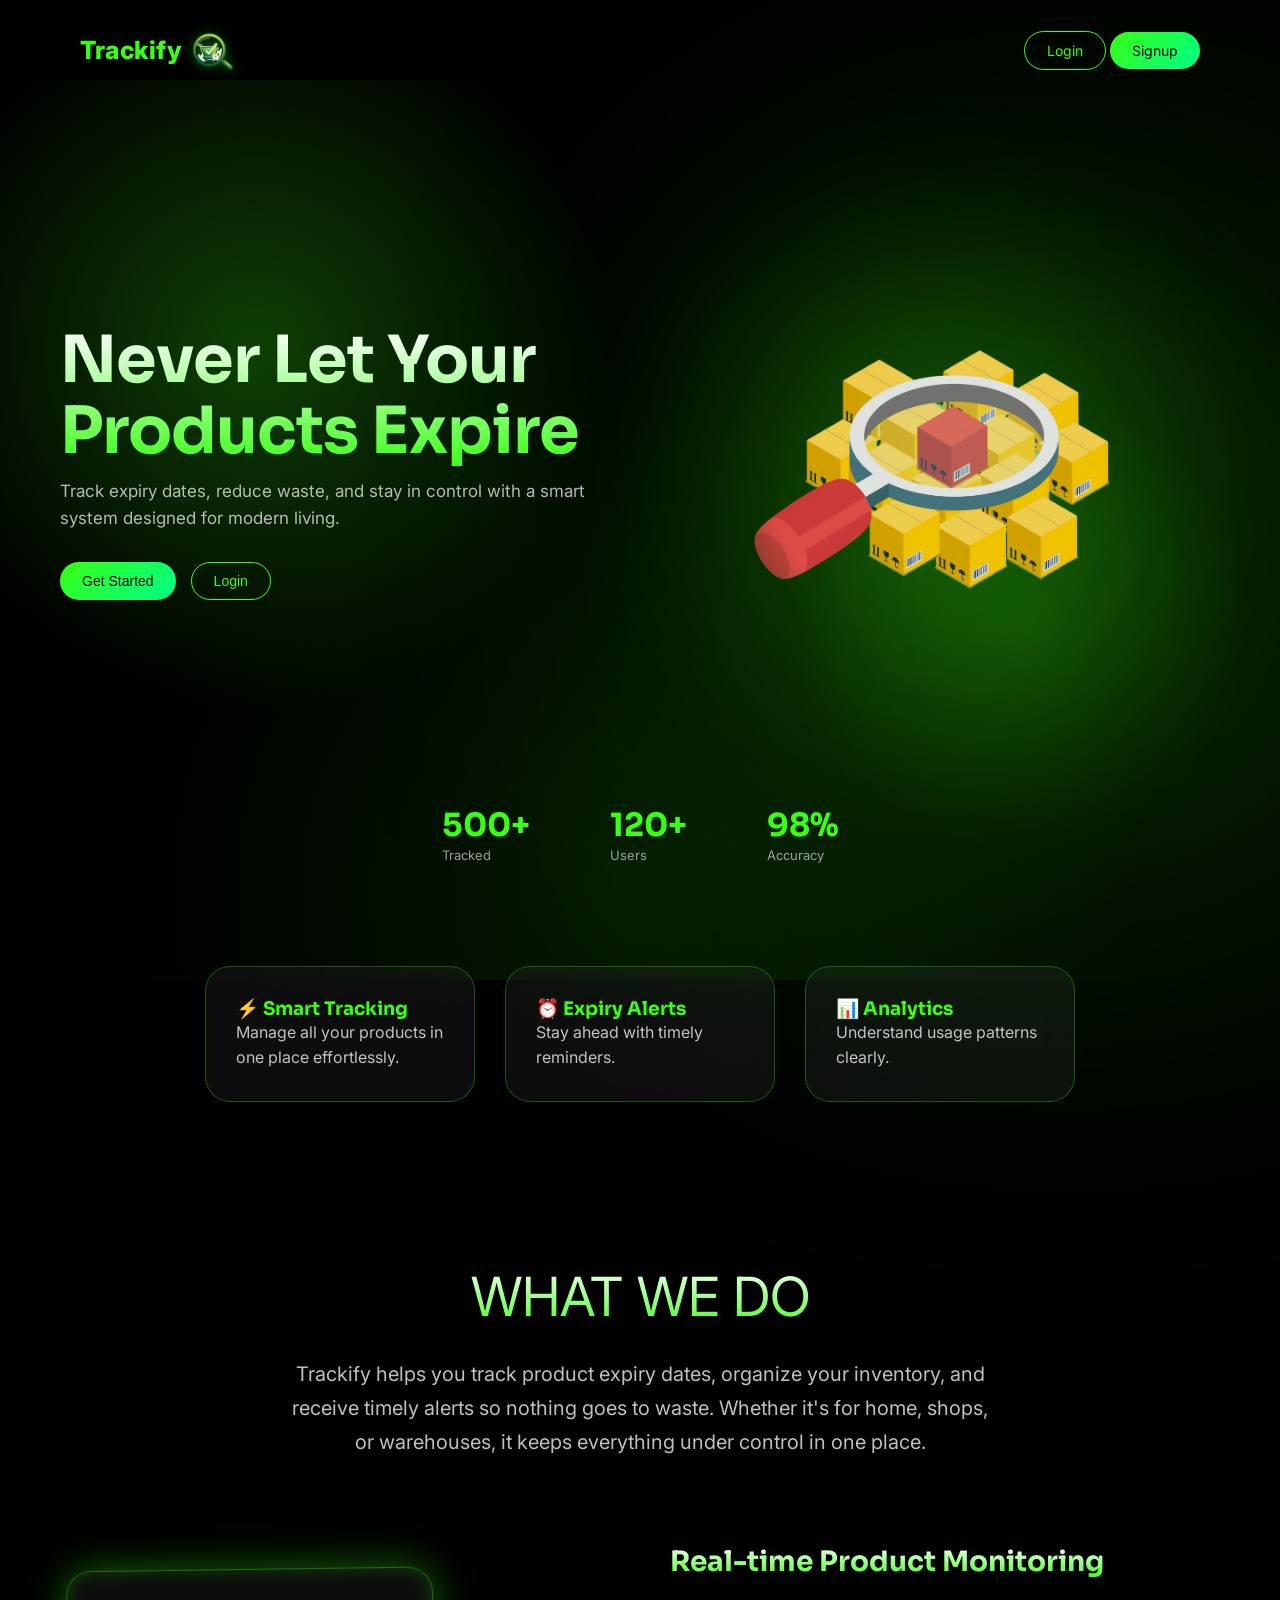
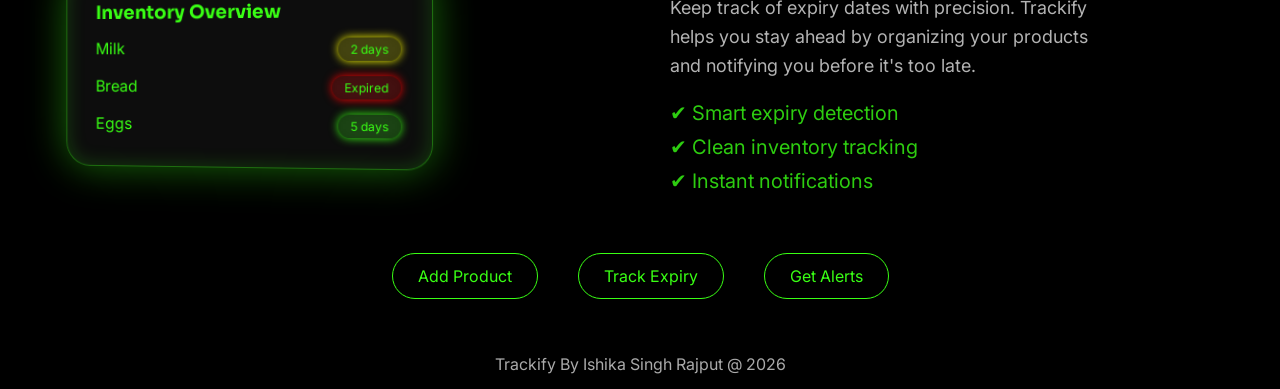
<file: index.html>
<!DOCTYPE html>
<html lang="en">

<head>
    <meta charset="UTF-8">
    <meta name="viewport" content="width=device-width, initial-scale=1.0">
    <title>Trackify</title>
    <link rel="icon" type="image/png" href="assets/logo.png">
    <link rel="stylesheet" href="home/style.css">
    <link
        href="https://fonts.googleapis.com/css2?family=Inter:wght@300;400;500;600&family=Sora:wght@400;600;700&display=swap"
        rel="stylesheet">
</head>

<body>


    <!-- BACKGROUND -->
    <div class="bg"></div>

    <!-- NAVBAR -->
    <nav class="navbar">

        <div class="logo-container">
            <span class="logo-text">Trackify</span>
            <img src="assets\logo.png" alt="Scanify Logo">
        </div>

        <div class="nav-buttons">
            <a href="User/login.html" class="btn-outline">Login</a>
            <a href="User/signup.html" class="btn-primary">Signup</a>
        </div>
    </nav>

    <!-- HERO -->
    <section class="hero container">

        <div class="hero-left">

            <h1 class="hero-heading">
                <span class="line1">Never Let Your</span>
                <span class="line2">Products</span>
                <span class="line3">Expire</span>
            </h1>

            <p>
                Track expiry dates, reduce waste, and stay in control with a smart system designed for modern living.
            </p>

            <div class="hero-buttons">
                <button class="btn-primary" onclick="window.location.href='User/signup.html'">Get Started</button>

                <button class="btn-outline" onclick="window.location.href='User/login.html'">Login</button>
            </div>
        </div>

        <div class="hero-right">
            <div class="image-wrapper">
                <img src="assets/svg.png" alt="Trackify UI">
            </div>
        </div>


    </section>

    <div class="stats">
        <div>
            <h2>500+</h2>
            <p>Tracked</p>
        </div>
        <div>
            <h2>120+</h2>
            <p>Users</p>
        </div>
        <div>
            <h2>98%</h2>
            <p>Accuracy</p>
        </div>
    </div>

    <!-- FEATURES -->
    <section class="features container">

        <div class="card">
            <h3>⚡ Smart Tracking</h3>
            <p>Manage all your products in one place effortlessly.</p>
        </div>

        <div class="card">
            <h3>⏰ Expiry Alerts</h3>
            <p>Stay ahead with timely reminders.</p>
        </div>

        <div class="card">
            <h3>📊 Analytics</h3>
            <p>Understand usage patterns clearly.</p>
        </div>

    </section>

    <!-- STATEMENT -->
    <section class="intro-container">

        <p class="intro-tag">WHAT WE DO</p>

        <p class="intro-desc">
            Trackify helps you track product expiry dates, organize your inventory,
            and receive timely alerts so nothing goes to waste. Whether it's for
            home, shops, or warehouses, it keeps everything under control in one place.
        </p>

    </section>

    <section class="showcase container">

        <!-- LEFT SIDE (GLASS PANEL) -->
        <div class="showcase-left hidden">
            <div class="glass-panel">
                <h3>Inventory Overview</h3>

                <div class="item">
                    <span>Milk</span>
                    <span class="tag yellow">2 days</span>
                </div>

                <div class="item">
                    <span>Bread</span>
                    <span class="tag red">Expired</span>
                </div>

                <div class="item">
                    <span>Eggs</span>
                    <span class="tag green">5 days</span>
                </div>
            </div>
        </div>

        <!-- RIGHT SIDE (EMPTY / TEXT OPTIONAL) -->
        <div class="showcase-right hidden">

            <h3 class="showcase-heading">
                Real-time Product Monitoring
            </h3>

            <p class="showcase-text">
                Keep track of expiry dates with precision. Trackify helps you stay ahead
                by organizing your products and notifying you before it's too late.
            </p>

            <div class="showcase-points">
                <div>✔ Smart expiry detection</div>
                <div>✔ Clean inventory tracking</div>
                <div>✔ Instant notifications</div>
            </div>

        </div>

    </section>

    <!-- STEPS -->
    <section class="steps">
        <div>Add Product</div>
        <div>Track Expiry</div>
        <div>Get Alerts</div>
    </section>

    <footer>
        Trackify By Ishika Singh Rajput @ 2026
    </footer>

    <script src="home/app.js"></script>

</body>

</html>
</file>
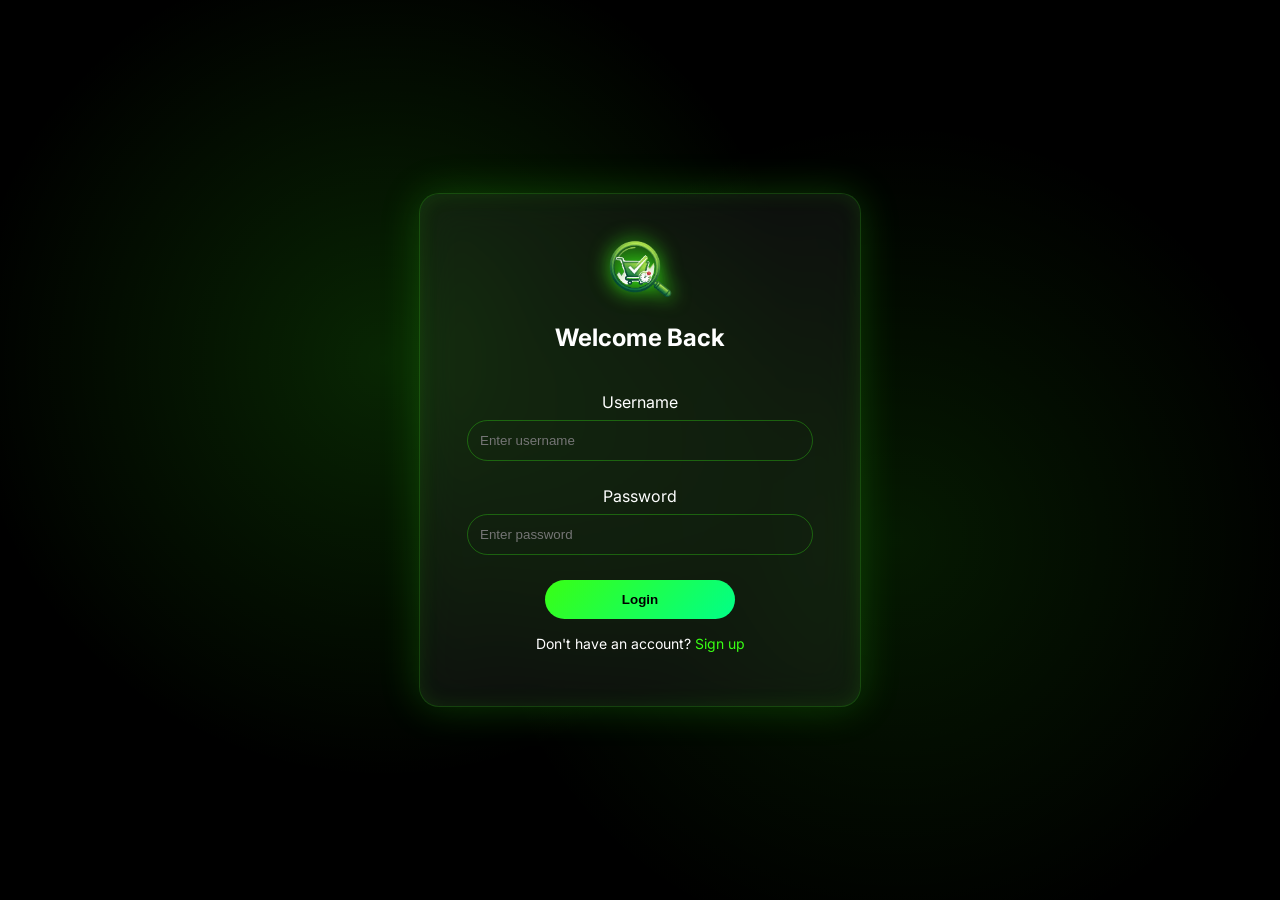
<file: DashBoard/dashboard.html>
<!DOCTYPE html>
<html lang="en">

<head>
    <meta name="viewport" content="width=device-width, initial-scale=1.0">
    <meta http-equiv="Cache-Control" content="no-cache, no-store, must-revalidate">
    <meta http-equiv="Pragma" content="no-cache">
    <meta http-equiv="Expires" content="0">
    <title>Trackify Dashboard</title>
    <link rel="icon" type="image/png" href="../assets/logo.png">
    <link rel="stylesheet" href="dashh.css">
</head>

<body>

    <div class="layout">
        <!-- Mobile-Only Header -->
        <div class="mobile-nav">
            <div class="menu-icon" onclick="toggleMobileMenu()">☰</div>
            <div class="mobile-logo">
                <span class="brand-green">Trackify</span>
                <img class="logo" src="/assets/logo.png" alt="">
            </div>

            <div class="placeholder"></div> <!-- Keeps logo centered -->

            <div class="mobile-bell-wrapper" onclick="toggleNotifications()">
                <span class="bell-icon">🔔</span>
                <span id="notif-dot-mobile" class="red-dot" style="display: none;"></span>
            </div>
        </div>

        <!-- Mobile-Only Action Button -->
        <button class="mobile-fab" onclick="openModal()">Add Product</button>

        <!-- Sidebar -->
        <div class="sidebar">
            <div class="sidebar-close" onclick="toggleMobileMenu()">×</div>
            <div class="sidebar-brand">
                <h2>Trackify</h2>
                <img src="../assets/logo.png" alt="Scanify Logo" class="brand-logo">

            </div>

            <ul>
                <li onclick="filterProducts('all')" class="active">All</li>
                <li onclick="filterProducts('active')">Active</li>
                <li onclick="filterProducts('soon')">Expiring Soon</li>
                <li onclick="filterProducts('expired')">Expired</li>

                <li class="sidebar-search-item">
                    <input type="text" id="mobileSearch" placeholder="🔍 Search item..." oninput="syncSearch(this)">
                </li>
            </ul>

            <!-- New Section for Mobile Actions -->
            <div class="mobile-menu-footer">
                <button class="outline-btn" onclick="goToAnalytics()">Analytics</button>
                <button class="outline-btn" onclick="goToInsights()">Insights</button>
                <button class="danger-btn" onclick="logout()">Logout</button>
            </div>
        </div>

        <!-- Main -->
        <div class="main">

            <!-- Topbar -->
            <div class="topbar">
                <button class="outline-btn" onclick="openModal()">
                    Add Product
                </button>
                <input type="text" id="search" placeholder="Search product..." />

                <div class="top-actions">
                    <button class="icon-btn" onclick="toggleNotifications()">🔔</button>
                    <button class="outline-btn" onclick="goToAnalytics()">Analytics</button>
                    <button class="outline-btn" onclick="goToInsights()">Insights</button>
                    <button class="danger-btn" onclick="logout()">Logout</button>
                </div>
            </div>

            <!-- Cards -->
            <div class="cards">

                <div class="card">
                    <img src="../assets/total.png">
                    <div>
                        <p>Total Products</p>
                        <h2 id="totalCount">0</h2>
                    </div>
                </div>

                <div class="card">
                    <img src="../assets/expiring.png">
                    <div>
                        <p>Expiring Soon</p>
                        <h2 id="soonCount">0</h2>
                    </div>
                </div>

                <div class="card">
                    <img src="../assets/expired.png">
                    <div>
                        <p>Expired Items</p>
                        <h2 id="expiredCount">0</h2>
                    </div>
                </div>

            </div>

            <!-- Bottom Section -->
            <div class="bottom">


                <!-- Table -->
                <div class="table-section">
                    <table>
                        <thead>
                            <tr>
                                <th>Status</th>
                                <th>Product Name</th>
                                <th>Expiry Date</th>
                                <th>Days Left</th>
                                <th>Actions</th>
                            </tr>
                        </thead>
                        <tbody id="productTable"></tbody>
                    </table>
                </div>

            </div>

        </div>

    </div>

    <!-- 3. The new Modal Structure (Place before end of body) -->
    <div id="addProductModal" class="modal-overlay hidden">
        <div class="modal-content glass">
            <div class="modal-header">
                <span class="close-btn" onclick="closeModal()">✖</span>
            </div>

            <h3>Add New Product</h3>

            <p id="addError" class="error-msg"></p>

            <div class="form-group">
                <label>Product Name</label>
                <input type="text" id="productName" placeholder="Enter name">
            </div>

            <div class="form-group">
                <label>Expiry Date</label>
                <input type="date" id="expiryDate" required>
                <p id="dateError" class="date-error"></p>
            </div>

            <button class="add-btn" onclick="addProduct()">Add</button>
        </div>
    </div>

    <div id="editProductModal" class="modal-overlay hidden">
        <div class="modal-content glass">
            <span class="close-btn" onclick="closeEditModal()">✖</span>
            <h3>Edit Product</h3>
            <input type="hidden" id="editIndex">
            <div class="form-group">
                <label>Product Name</label>
                <input type="text" id="editName">
            </div>
            <div class="form-group">
                <label>Expiry Date</label>
                <input type="date" id="editDate">
            </div>
            <button class="add-btn" onclick="updateProduct()">Update</button>
        </div>
    </div>



    <!-- Notification UI -->
    <div id="notificationContainer" style="display: none;"></div>

    <div id="notificationPanel" class="notification-panel hidden">

        <div class="notif-header">
            <h3>Trackify Notifications</h3>
            <span class="close-btn" onclick="closeNotifications()">✖</span>
        </div>

        <div class="notif-section">
            <span>Notifications</span>
            <span class="notif-count" id="notifCount">0</span>
        </div>

        <div id="notificationList" class="notif-list"></div>

        <div class="notif-footer">
            <span onclick="clearNotifications()">Clear All</span>
            <button onclick="markAllRead()">Mark All Read</button>
        </div>

    </div>


    <script src="dashboard.js"></script>
</body>

</html>
</file>
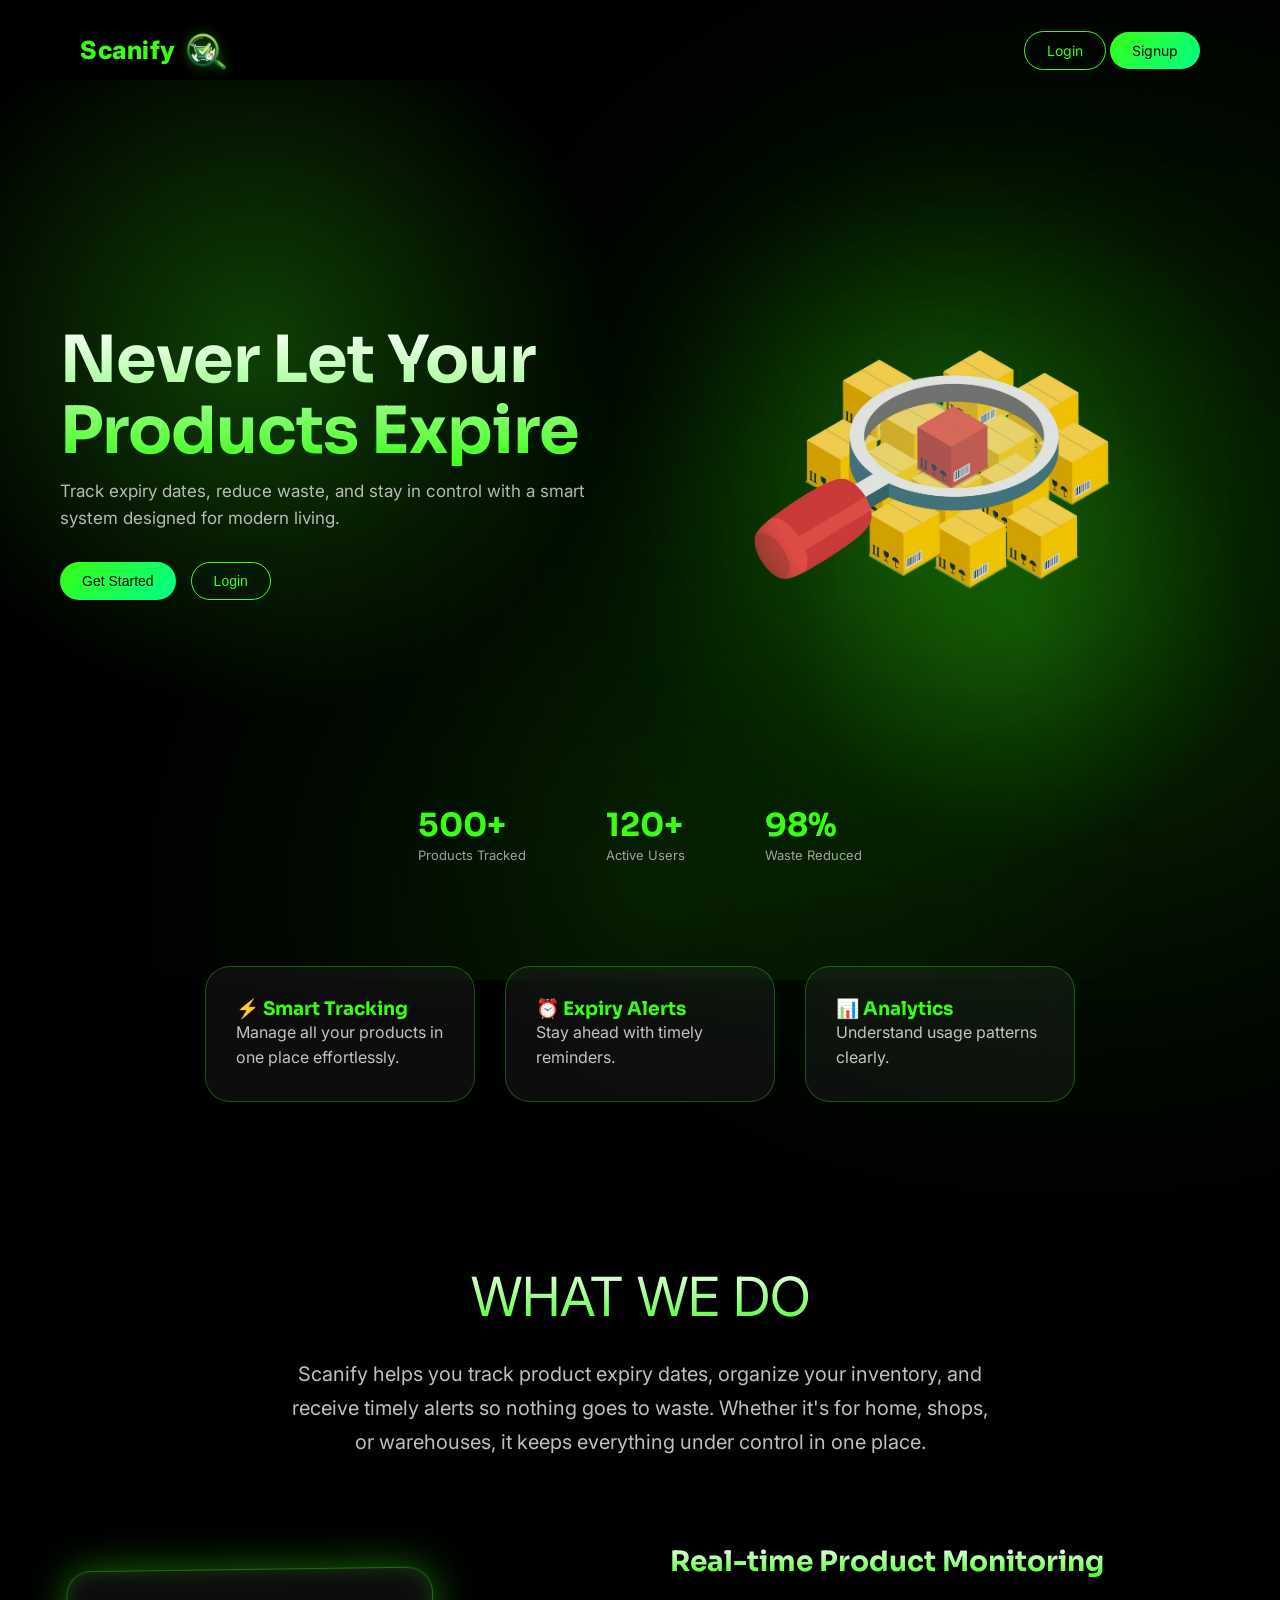
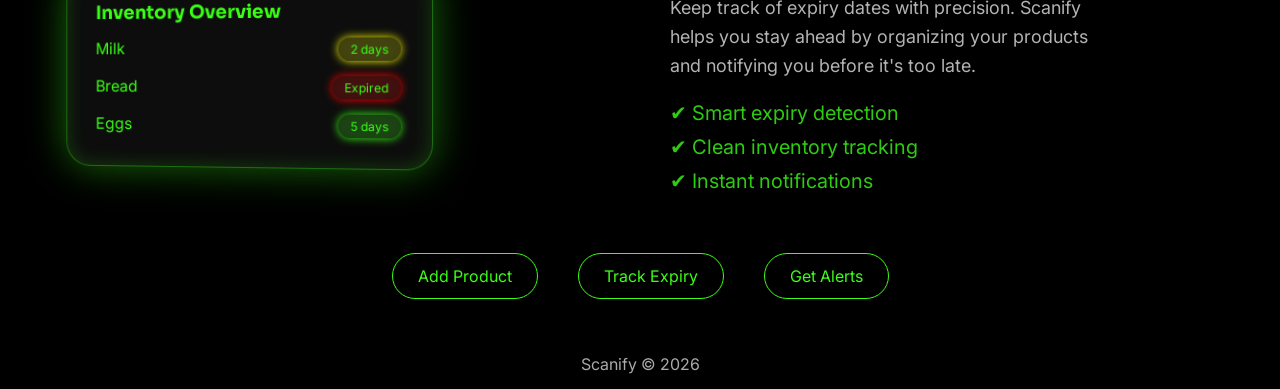
<file: home/home.html>
<!DOCTYPE html>
<html lang="en">

<head>
    <meta charset="UTF-8">
    <meta name="viewport" content="width=device-width, initial-scale=1.0">
    <title>Scanify</title>
    <link rel="stylesheet" href="style.css">
    <link
        href="https://fonts.googleapis.com/css2?family=Inter:wght@300;400;500;600&family=Sora:wght@400;600;700&display=swap"
        rel="stylesheet">
</head>

<body>


    <!-- BACKGROUND -->
    <div class="bg"></div>

    <!-- NAVBAR -->
    <nav class="navbar">
        <div class="logo-container">
            <span class="logo-text">Scanify</span>
            <img src="../assets\logo.png" alt="Scanify Logo">
        </div>
        <div class="nav-buttons">
            <a href="../User/login.html" class="btn-outline">Login</a>
            <a href="../User/signup.html" class="btn-primary">Signup</a>
        </div>
    </nav>

    <!-- HERO -->
    <section class="hero container">

        <div class="hero-left">
            <h1>Never Let Your <br> Products Expire</h1>

            <p>
                Track expiry dates, reduce waste, and stay in control with a smart system designed for modern living.
            </p>

            <div class="hero-buttons">
                <button class="btn-primary" onclick="window.location.href='../User/signup.html'">Get Started</button>
                <button class="btn-outline" onclick="window.location.href='../User/login.html'">Login</button>
            </div>
        </div>

        <div class="hero-right">
            <div class="image-wrapper">
                <img src="../assets/svg.png" alt="Scanify UI">
            </div>
        </div>


    </section>

    <div class="stats">
        <div>
            <h2>500+</h2>
            <p>Products Tracked</p>
        </div>
        <div>
            <h2>120+</h2>
            <p>Active Users</p>
        </div>
        <div>
            <h2>98%</h2>
            <p>Waste Reduced</p>
        </div>
    </div>

    <!-- FEATURES -->
    <section class="features container">

        <div class="card">
            <h3>⚡ Smart Tracking</h3>
            <p>Manage all your products in one place effortlessly.</p>
        </div>

        <div class="card">
            <h3>⏰ Expiry Alerts</h3>
            <p>Stay ahead with timely reminders.</p>
        </div>

        <div class="card">
            <h3>📊 Analytics</h3>
            <p>Understand usage patterns clearly.</p>
        </div>

    </section>

    <!-- STATEMENT -->
    <section class="intro-container">

        <p class="intro-tag">WHAT WE DO</p>

        <p class="intro-desc">
            Scanify helps you track product expiry dates, organize your inventory,
            and receive timely alerts so nothing goes to waste. Whether it's for
            home, shops, or warehouses, it keeps everything under control in one place.
        </p>

    </section>

    <section class="showcase container">

        <!-- LEFT SIDE (GLASS PANEL) -->
        <div class="showcase-left hidden">
            <div class="glass-panel">
                <h3>Inventory Overview</h3>

                <div class="item">
                    <span>Milk</span>
                    <span class="tag yellow">2 days</span>
                </div>

                <div class="item">
                    <span>Bread</span>
                    <span class="tag red">Expired</span>
                </div>

                <div class="item">
                    <span>Eggs</span>
                    <span class="tag green">5 days</span>
                </div>
            </div>
        </div>

        <!-- RIGHT SIDE (EMPTY / TEXT OPTIONAL) -->
        <div class="showcase-right hidden">

            <h3 class="showcase-heading">
                Real-time Product Monitoring
            </h3>

            <p class="showcase-text">
                Keep track of expiry dates with precision. Scanify helps you stay ahead
                by organizing your products and notifying you before it's too late.
            </p>

            <div class="showcase-points">
                <div>✔ Smart expiry detection</div>
                <div>✔ Clean inventory tracking</div>
                <div>✔ Instant notifications</div>
            </div>

        </div>

    </section>



    <!-- STEPS -->
    <section class="steps">
        <div>Add Product</div>
        <div>Track Expiry</div>
        <div>Get Alerts</div>
    </section>

    <footer>
        Scanify © 2026
    </footer>

    <script src="app.js"></script>

</body>

</html>
</file>
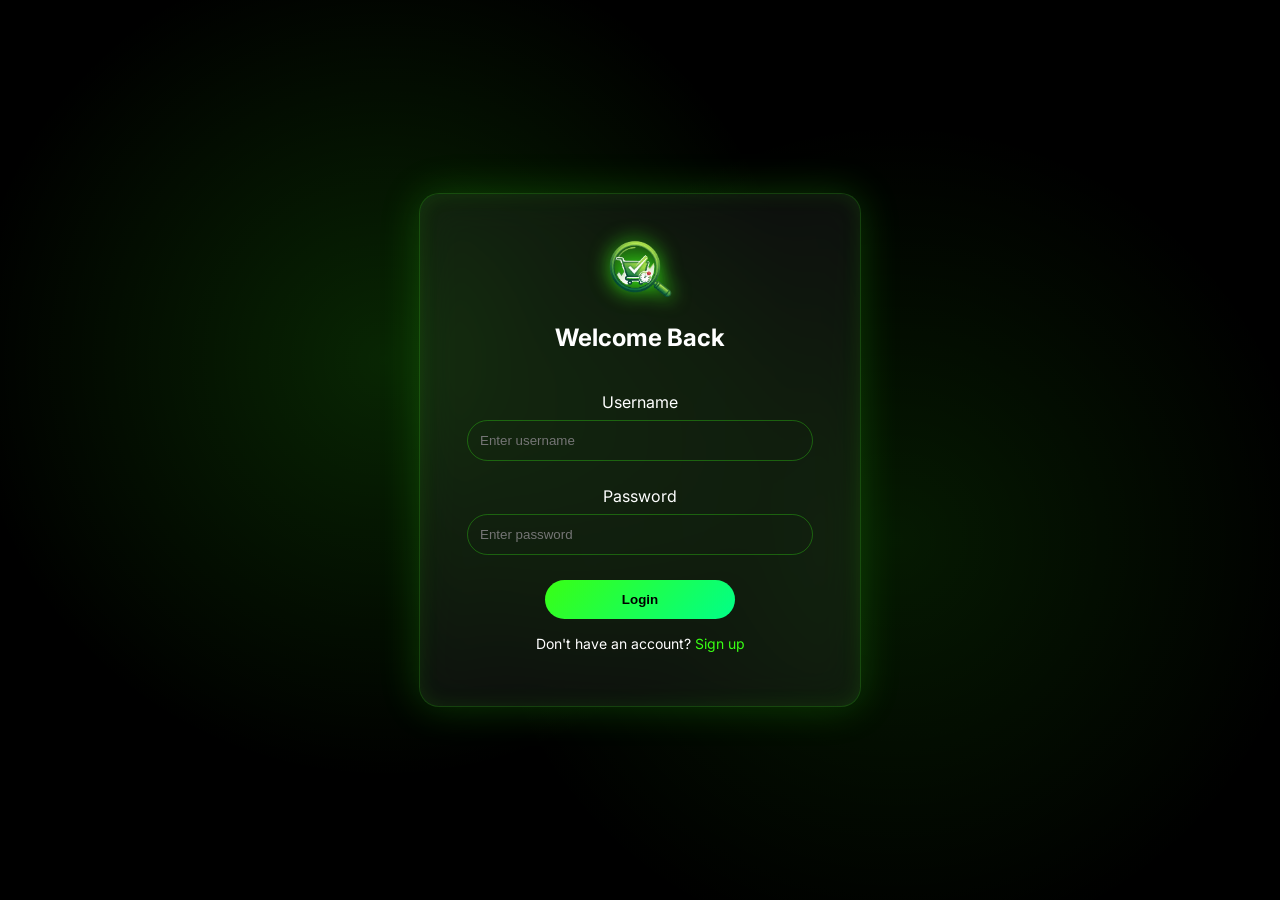
<file: Insights/insights.html>
<!DOCTYPE html>
<html lang="en">

<head>
    <meta name="viewport" content="width=device-width, initial-scale=1.0">
    <title>Trackify Insights</title>
    <link rel="icon" type="image/png" href="../assets/logo.png">
    <link rel="stylesheet" href="insights.css">
</head>

<body>

    <!-- Navbar -->
    <div class="navbar">

        <div class="sidebar-brand">
            <h2>Trackify</h2>

            <img
                src="../assets/logo.png"
                alt="Trackify Logo"
                class="brand-logo"
            >
        </div>

        <button class="back-btn" onclick="goBack()">
            Back
        </button>

    </div>

    <!-- Heading -->
    <h1 class="heading">Smart Insights</h1>

    <!-- Greeting Section -->
    <div class="insights-header">

        <!-- FIXED: ONLY ONE GREETING -->
        <div id="welcomeGreeting" class="greeting-banner"></div>

        <p class="sub-text">
            Here's a deep dive into your product savings
            and waste analytics.
        </p>

    </div>

    <!-- Insights Cards -->
    <div class="insights-container">

        <div class="insight-card warning">
            <h3>⚠️ Expiring Soon</h3>
            <p id="soonText">Loading...</p>
        </div>

        <div class="insight-card danger">
            <h3>🚨 Expired</h3>
            <p id="expiredText">Loading...</p>
        </div>

        <div class="insight-card suggestion">
            <h3>💡 Use First</h3>
            <p id="suggestText">Loading...</p>
        </div>

        <div
            class="insight-card waste"
            onclick="openWasteModal()"
        >
            <h3>📉 Waste Report</h3>
            <p id="wasteText">Loading...</p>
        </div>

    </div>

    <!-- Waste Modal -->
    <div id="wasteModal" class="modal hidden">

        <div class="modal-content">

            <span
                class="close-btn"
                onclick="closeWasteModal()"
            >
                ✖
            </span>

            <h2>📉 Waste Details</h2>

            <p id="aiMessage"></p>

            <ul id="wasteList"></ul>

        </div>

    </div>

    <script src="insights.js"></script>

</body>
</html>
</file>
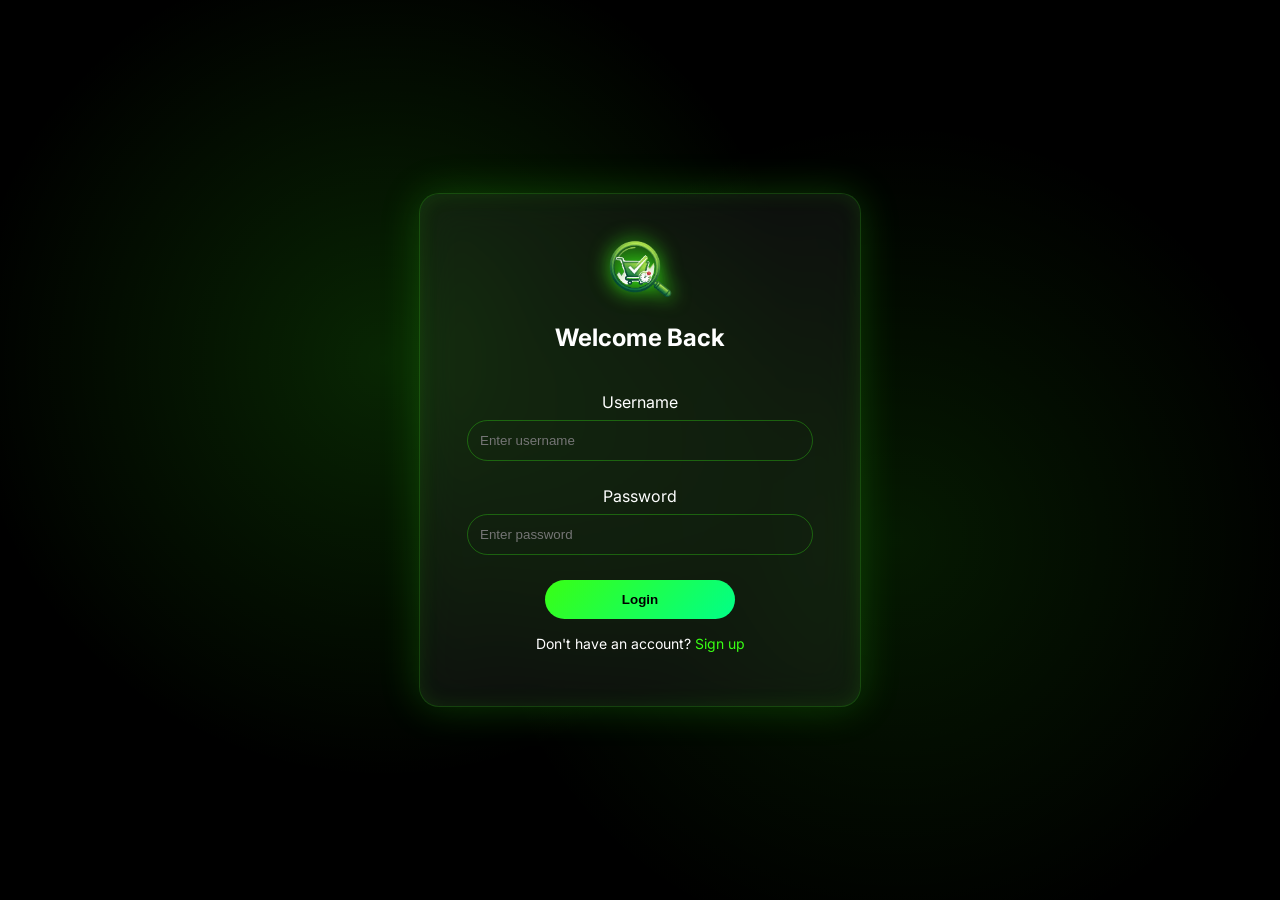
<file: User/login.html>
<!DOCTYPE html>
<html lang="en">

<head>
    <meta name="viewport" content="width=device-width, initial-scale=1.0">
    <title>Trackify - Login</title>
    <link rel="icon" type="image/png" href="../assets/logo.png">

    <link href="https://fonts.googleapis.com/css2?family=Inter:wght@300;400;500;600&display=swap" rel="stylesheet">
    <link rel="stylesheet" href="auth.css">

</head>

<body>

    <div class="bg"></div>

    <div class="auth-container">

        <div class="auth-card">

            <!-- LOGO -->
            <img src="../assets/logo.png" class="logo">

            <h2>Welcome Back</h2>

            <form id="authForm">

                <label>Username</label>
                <input type="text" id="username" placeholder="Enter username" required>

                <label>Password</label>
                <div class="password-box">
                    <input type="password" id="password" placeholder="Enter password" required>

                </div>

                <button type="submit">Login</button>

            </form>

            <p id="errorMsg"></p>

            <p class="bottom-text">
                Don't have an account? <a href="signup.html">Sign up</a>
            </p>

        </div>

    </div>

    <script src="auth.js"></script>

</body>

</html>
</file>
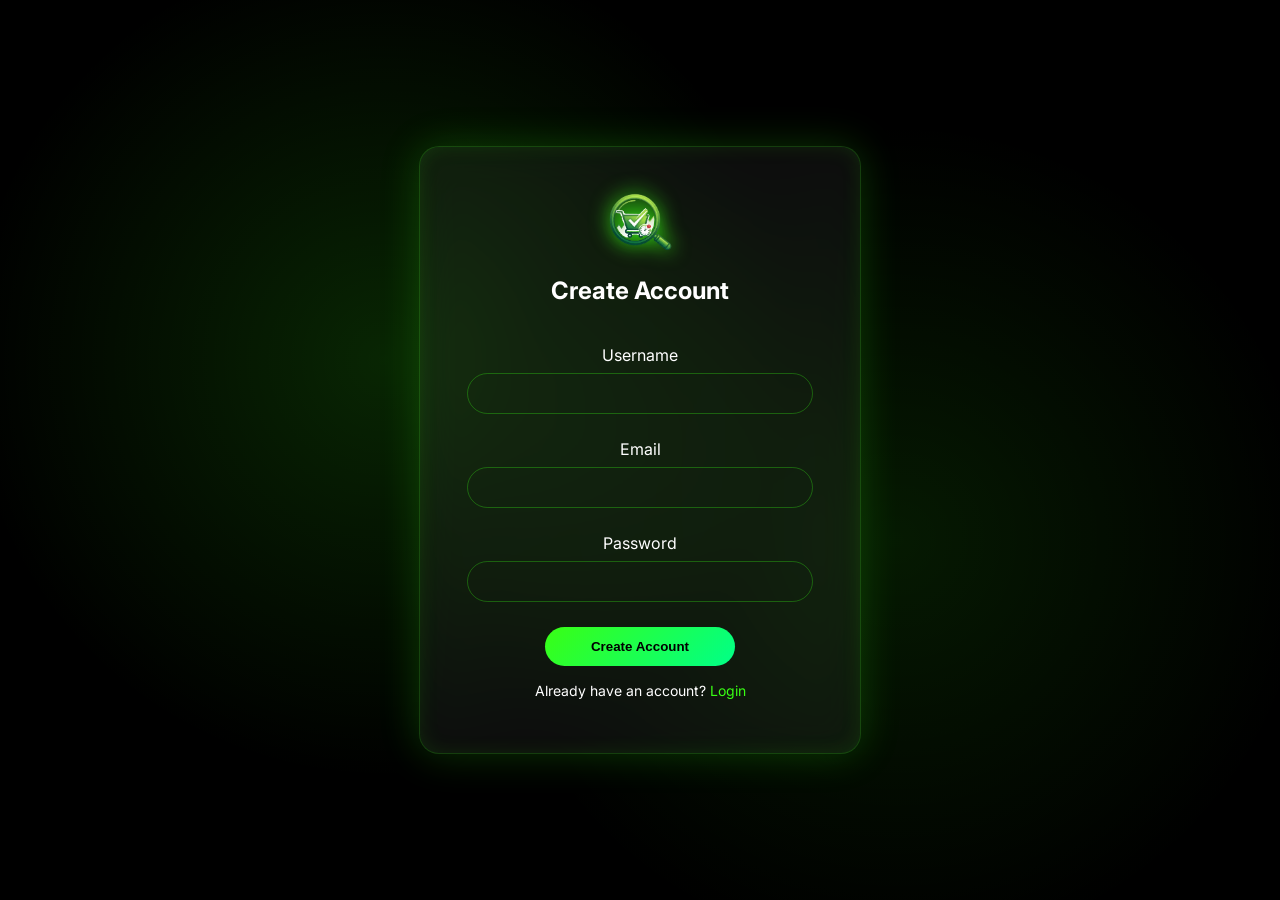
<file: User/signup.html>
<!DOCTYPE html>
<html lang="en">

<head>
    <meta name="viewport" content="width=device-width, initial-scale=1.0">
    <title>Trackify - Signup</title>
    <link rel="icon" type="image/png" href="../assets/logo.png">
    <link href="https://fonts.googleapis.com/css2?family=Inter:wght@300;400;500;600&display=swap" rel="stylesheet">
    <link rel="stylesheet" href="auth.css">

</head>

<body>

    <div class="bg"></div>

    <div class="auth-container">

        <div class="auth-card">

            <img src="../assets/logo.png" class="logo">


            <h2>Create Account</h2>

            <form id="authForm">

                <label>Username</label>
                <input type="text" id="username" required>

                <label>Email</label>
                <input type="email" id="email" required>

                <label>Password</label>
                <div class="password-box">
                    <input type="password" id="password" required>
                </div>

                <button type="submit">Create Account</button>

            </form>

            <p id="errorMsg"></p>

            <p class="bottom-text">
                Already have an account? <a href="login.html">Login</a>
            </p>

        </div>

    </div>

    <script src="auth.js"></script>

</body>

</html>
</file>
<file: home/style.css>
/* =========================================
   RESET
========================================= */
* {
    margin: 0;
    padding: 0;
    box-sizing: border-box;
}

/* =========================================
   BODY
========================================= */
body {
    font-family: 'Inter', sans-serif;
    background: black;
    color: #39FF14;
    padding-top: 80px;
    overflow-x: hidden;
    width: 100%;
}

body::-webkit-scrollbar {
    display: none;
}

body::before,
body::after {
    content: "";
    position: fixed;
    pointer-events: none;
}

body::after {
    width: 100%;
    height: 100%;
    background-image: radial-gradient(#39FF14 1px, transparent 1px);
    background-size: 40px 40px;
    opacity: 0.05;
    z-index: -2;
}

body::before {
    width: 600px;
    height: 600px;
    background: #39FF14;
    top: 30%;
    left: 60%;
    filter: blur(180px);
    opacity: 0.2;
    z-index: -1;
}

/* =========================================
   TYPOGRAPHY
========================================= */
h1,
h2,
h3 {
    font-family: 'Sora', sans-serif;
}

h1 {
    letter-spacing: -1px;
}

p {
    line-height: 1.6;
    color: rgba(255, 255, 255, 0.75);
}

/* =========================================
   BACKGROUND
========================================= */
.bg {
    position: fixed;
    width: 100%;
    height: 100%;
    background:
        radial-gradient(circle at 20% 30%, rgba(57,255,20,0.25), transparent 30%),
        radial-gradient(circle at 80% 60%, rgba(57,255,20,0.15), transparent 20%),
        radial-gradient(circle at 50% 90%, rgba(57,255,20,0.1), transparent 50%),
        black;
    z-index: -2;
    pointer-events: none;
}

/* =========================================
   COMMON LAYOUT
========================================= */
.container {
    width: 100%;
    max-width: 1200px;
    margin: auto;
    padding: 100px 20px;
}

.hero,
.navbar,
.hero-left,
.hero-buttons {
    position: relative;
    z-index: 5;
}

/* =========================================
   NAVBAR
========================================= */
.navbar {
    position: fixed;
    top: 0;
    left: 0;
    width: 100%;

    display: flex;
    justify-content: space-between;
    align-items: center;

    padding: 20px 80px;

    background: transparent;
    transition: all 0.3s ease;

    z-index: 1000;
}

.navbar.scrolled {
    background: rgba(0, 0, 0, 0.5);
    backdrop-filter: blur(14px);
    -webkit-backdrop-filter: blur(14px);

    border-bottom: 1px solid rgba(57,255,20,0.2);
    box-shadow: 0 0 20px rgba(57,255,20,0.15);
}

/* =========================================
   LOGO
========================================= */
.logo-container {
    display: flex;
    align-items: center;
    gap: 8px;
    height: 60px;
}

.logo-text {
    font-size: 25px;
    font-weight: 800;
    color: #39FF14;
    letter-spacing: 0.5px;
}

.logo-container img {
    height: 42px;
    width: auto;
    object-fit: contain;

    filter: drop-shadow(0 0 6px rgba(57,255,20,0.4));
    transition: 0.3s ease;
}


/* =========================================
   BUTTONS
========================================= */
button,
.nav-buttons a {
    padding: 10px 22px;
    border-radius: 30px;
    cursor: pointer;
    transition: 0.3s;
    font-size: 14px;
    text-decoration: none;
    display: inline-block;
}

.btn-outline {
    border: 1px solid #39FF14;
    background: transparent;
    color: #39FF14;
}

.btn-primary {
    background: linear-gradient(135deg, #39FF14, #00ff88);
    border: none;
    color: black;
}

button:hover,
.nav-buttons a:hover {
    transform: translateY(-3px);
    box-shadow: 0 0 20px #39FF14;
}

.btn-primary:hover {
    transform: scale(1.05);
    box-shadow: 0 0 40px #39FF14;
}

/* =========================================
   HERO SECTION
========================================= */
.hero {
    display: flex;
    align-items: center;
    justify-content: space-between;
    gap: 40px;
    min-height: 85vh;
}

.hero::after {
    content: "";
    position: absolute;

    right: 0;
    top: 0;

    width: 50%;
    height: 100%;

    background: radial-gradient(
        circle at center,
        rgba(57,255,20,0.15),
        transparent 70%
    );

    filter: blur(80px);
    z-index: -1;
}

.hero-left {
    flex: 1;
    max-width: 550px;
}

.hero-right {
    flex: 1;
    display: flex;
    justify-content: center;
    align-items: center;
}

.hero-left h1 {
    font-size: 65px;
    line-height: 1.1;

    background: linear-gradient(#ffffff, #39FF14);
    -webkit-background-clip: text;
    -webkit-text-fill-color: transparent;
}

.highlight {
    color: #39FF14;
    display: block;
}

.hero-left p {
    font-size: 17px;
    margin-top: 10px;
    color: rgba(255,255,255,0.7);
}

.hero-buttons {
    display: flex;
    gap: 15px;
    margin-top: 30px;
}

/* =========================================
   HERO IMAGE
========================================= */
.image-wrapper {
    position: relative;

    width: 100%;
    max-width: 520px;
    height: 320px;

    display: flex;
    align-items: center;
    justify-content: center;

    overflow: visible;

    animation: float 6s ease-in-out infinite;
}

.image-wrapper img {
    width: 100%;
    height: 100%;
    object-fit: contain;

    -webkit-mask-image: radial-gradient(circle,
        rgba(0,0,0,1) 55%,
        rgba(0,0,0,0) 100%);

    mask-image: radial-gradient(circle,
        rgba(0,0,0,1) 55%,
        rgba(0,0,0,0) 100%);

    opacity: 0.95;
    transition: 0.4s;
}

.image-wrapper::before {
    content: "";
    position: absolute;

    width: 500px;
    height: 400px;

    background: radial-gradient(
        circle,
        rgba(57,255,20,0.25),
        transparent 70%
    );

    filter: blur(100px);
    z-index: -1;

    animation: pulse 4s ease-in-out infinite;
}

.image-wrapper:hover img {
    transform: scale(1.05);
    opacity: 1;
}

/* =========================================
   ANIMATIONS
========================================= */
@keyframes float {
    0%,100% {
        transform: translateY(0);
    }

    50% {
        transform: translateY(-15px);
    }
}

@keyframes pulse {
    0%,100% {
        opacity: 0.3;
        transform: scale(1);
    }

    50% {
        opacity: 0.6;
        transform: scale(1.2);
    }
}

/* =========================================
   STATS
========================================= */
.stats {
    display: flex;
    justify-content: center;
    gap: 80px;
    margin-top: -40px;
}

.stats h2 {
    font-size: 32px;
    color: #39FF14;
}

.stats p {
    font-size: 13px;
    color: rgba(255,255,255,0.6);
}

/* =========================================
   FEATURES
========================================= */
.features {
    display: flex;
    justify-content: center;
    gap: 30px;
}

.card {
    width: 270px;
    padding: 30px;
    border-radius: 25px;

    background: rgba(255,255,255,0.05);
    backdrop-filter: blur(20px);

    border: 1px solid rgba(57,255,20,0.3);

    transition: 0.4s;
}

.card:hover {
    transform: translateY(-12px) scale(1.05);
    box-shadow: 0 0 40px rgba(57,255,20,0.6);
}

/* =========================================
   INTRO
========================================= */
.intro-container {
    text-align: center;
    padding: 60px 20px 40px;
}

.intro-tag {
    font-size: 54px;
    line-height: 1.3;

    background: linear-gradient(#ffffff, #39FF14);
    -webkit-background-clip: text;
    -webkit-text-fill-color: transparent;
}

.intro-desc {
    max-width: 700px;
    margin: 25px auto;

    font-size: 20px;
    line-height: 1.7;

    color: rgba(255,255,255,0.75);
}

/* =========================================
   SHOWCASE
========================================= */
.showcase {
    display: flex;
    justify-content: space-between;
    align-items: center;

    gap: 60px;
    padding: 20px;
}

.showcase-left,
.showcase-right {
    flex: 1;
}

.showcase-heading {
    font-size: 28px;
    margin-bottom: 15px;

    background: linear-gradient(#ffffff, #39FF14);
    -webkit-background-clip: text;
    -webkit-text-fill-color: transparent;
}

.showcase-text {
    max-width: 420px;
    font-size: 18px;
    line-height: 1.6;

    color: rgba(255,255,255,0.7);
}

.showcase-points {
    margin-top: 20px;
}

.showcase-points div {
    margin-top: 10px;
    font-size: 20px;
    color: #39FF14;
    opacity: 0.8;
}

/* =========================================
   GLASS PANEL
========================================= */
.glass-panel {
    width: 370px;
    padding: 30px;
    border-radius: 25px;

    background: rgba(255,255,255,0.05);
    backdrop-filter: blur(25px);

    border: 1px solid rgba(57,255,20,0.4);

    box-shadow:
        0 0 40px rgba(57,255,20,0.4),
        inset 0 0 20px rgba(57,255,20,0.2);

    transform: perspective(1000px) rotateY(-8deg);
    transition: 0.4s;
}

.glass-panel:hover {
    transform: perspective(1000px) rotateY(0deg) scale(1.05);
}

/* =========================================
   ITEMS & TAGS
========================================= */
.item {
    display: flex;
    justify-content: space-between;
    margin-top: 15px;
}

.tag {
    padding: 4px 12px;
    border-radius: 20px;
    font-size: 12px;
    backdrop-filter: blur(10px);
}

.green {
    background: rgba(57,255,20,0.2);
    box-shadow: 0 0 10px #39FF14;
}

.yellow {
    background: rgba(255,255,0,0.2);
    box-shadow: 0 0 10px yellow;
}

.red {
    background: rgba(255,0,0,0.2);
    box-shadow: 0 0 10px red;
}

/* =========================================
   SCROLL ANIMATION
========================================= */
.hidden {
    opacity: 0;
    transform: translateY(80px);
    transition: all 1s ease;
}

.show {
    opacity: 1;
    transform: translateY(0);
}

/* =========================================
   STEPS
========================================= */
.steps {
    display: flex;
    justify-content: center;
    gap: 40px;

    padding-bottom: 40px;
    margin-top: 40px;
}

.steps div {
    padding: 12px 25px;
    border-radius: 30px;
    border: 1px solid #39FF14;
}

/* =========================================
   FOOTER
========================================= */
footer {
    text-align: center;
    padding: 15px;
    color: #aaa;
}

/* =========================================
   MOBILE RESPONSIVE
========================================= */
@media (max-width: 768px) {

    html,
    body {
        width: 100%;
        overflow-x: hidden;
    }

    body {
        padding-top: 70px;
    }

    /* MAIN FIX FOR RIGHT SPACE */
    .container,
    .hero,
    .features,
    .showcase,
    .intro-container,
    .stats,
    .steps {
        width: 100%;
        max-width: 100%;
        overflow-x: hidden;
    }

    /* NAVBAR */
    .navbar {
        padding: 10px 18px;
        justify-content: space-between;
    }

    .logo-text {
        font-size: 18px;
    }

    .logo-container img {
        height: 32px;
    }

    .nav-buttons {
        display: flex;
        gap: 10px;
    }

    .nav-buttons a {
        padding: 8px 14px;
        font-size: 12px;
    }

    /* HERO */
    .hero {
        flex-direction: column;
        padding: 30px 18px;
        gap: 20px;
        min-height: auto;
    }

    .hero-left,
    .hero-right {
        width: 100%;
    }

    .hero-left h1 {
        font-size: 52px;
        line-height: 1.05;
    }

    .line1,
    .line2,
    .line3 {
        display: block;
    }

    .hero-left p {
        font-size: 15px;
        margin-top: 14px;
        max-width: 95%;
    }

    /* BUTTONS */
    .hero-buttons {
        flex-direction: column;
        width: 100%;
        gap: 14px;
        margin-top: 28px;
    }

    .hero-buttons button {
        width: 100%;
        max-width: 100%;
    }

    /* IMAGE */
    .image-wrapper {
        width: 100%;
        max-width: 300px;
        height: auto;
        margin: 0 auto;
    }

    .image-wrapper img {
        width: 100%;
        max-width: 100%;
        height: auto;
    }

    .image-wrapper::before {
        width: 280px;
        height: 280px;
    }

    /* STATS */
    .stats {
        gap: 10px;
        padding: 20px 15px;
        margin-top: 10px;
    }

    .stats div {
        flex: 1;
        text-align: center;
    }

    .stats h2 {
        font-size: 24px;
    }

    .stats p {
        font-size: 11px;
    }

    /* FEATURES */
    .features {
        flex-direction: column;
        align-items: center;
        padding: 20px 18px;
        gap: 18px;
    }

    .card {
        width: 100%;
        max-width: 100%;
        padding: 24px;
    }

    /* INTRO */
    .intro-tag {
        font-size: 34px;
    }

    .intro-desc {
        font-size: 16px;
        padding: 0 10px;
    }

    /* SHOWCASE */
    .showcase {
        flex-direction: column;
        padding: 20px 18px;
        gap: 30px;
    }

    .showcase-heading {
        font-size: 24px;
        margin-top: 10px;
    }

    .showcase-text {
        max-width: 100%;
        font-size: 16px;
    }

    .showcase-points div {
        font-size: 16px;
    }

    .glass-panel {
        width: 100%;
        max-width: 100%;
        padding: 24px;
        transform: none !important;
    }

    /* STEPS */
    .steps {
        flex-direction: column;
        align-items: center;
        gap: 15px;
        padding: 20px 18px 40px;
    }

    .steps div {
        width: 100%;
        text-align: center;
    }

    footer {
        font-size: 13px;
        padding: 20px;
    }
}
</file>
<file: DashBoard/dashh.css>
/* =========================================
   GLOBAL
========================================= */

*,
*::before,
*::after {
    box-sizing: border-box;
}

body {
    margin: 0;
    background: #0b0f14;
    color: white;
    font-family: Arial, sans-serif;
    overflow-x: hidden;
}

body::-webkit-scrollbar {
    display: none;
}

.hidden {
    display: none !important;
}

/* =========================================
   LAYOUT
========================================= */

.layout {
    display: flex;
}

.main {
    flex: 1;
    padding: 20px;
}

/* =========================================
   SIDEBAR
========================================= */

.sidebar {
    width: 220px;
    height: 100vh;
    background: #0e141b;
    padding: 20px;
    position: sticky;
    top: 0;
    z-index: 1000;
    border-radius: 20px;
}

.sidebar ul {
    list-style: none;
    padding: 0;
}

.sidebar li {
    padding: 12px;
    margin: 10px 0;
    border-radius: 8px;
    cursor: pointer;
    transition: 0.3s;
}

.sidebar li:hover,
.sidebar li.active {
    background: linear-gradient(to right, #22c55e, #4ade80);
    color: black;
}

.sidebar-brand {
    display: flex;
    align-items: center;
    gap: 5px;
    padding: 15px;
}

.brand-logo {
    width: 40px;
    height: 40px;
    object-fit: contain;
}

.sidebar-brand h2 {
    margin: 0;
    font-size: 22px;
    color: #22c55e;
    line-height: 1;
}

.sidebar-close,
.mobile-nav,
.mobile-fab,
.mobile-menu-footer {
    display: none;
}

/* =========================================
   TOPBAR
========================================= */

.topbar {
    display: flex;
    justify-content: space-between;
    align-items: center;
    padding: 15px 30px;
    border-radius: 10px;
    position: sticky;
    top: 0;
    z-index: 1000;
    background: #020617;
}

.topbar input {
    width: 300px;
    padding: 10px;
    border-radius: 8px;
    border: 1px solid #4ade80;
    background: transparent;
    color: white;
}

.top-actions,
.left-actions {
    display: flex;
    align-items: center;
    gap: 12px;
}

.top-actions button {
    padding: 8px 14px;
    border-radius: 10px;
    cursor: pointer;
    transition: 0.3s;
}

/* =========================================
   BUTTONS
========================================= */

.icon-btn {
    background: transparent;
    border: 1px solid #374151;
    color: white;
}

.icon-btn:hover {
    background: #1f2937;
    box-shadow: 0 0 10px rgba(74, 222, 128, 0.4);
}

.outline-btn {
    background: rgba(34, 197, 94, 0.1);
    border: 1px solid #4ade80;
    color: #4ade80;
    font-weight: 800;
    letter-spacing: 0.5px;
    padding: 10px 20px;
    border-radius: 10px;
    transition: 0.3s;
    cursor: pointer;
    text-transform: uppercase;
    font-size: 13px;
}

.outline-btn:hover {
    background: #22c55e;
    color: #0b0f14;
    box-shadow: 0 0 20px rgba(74, 222, 128, 0.6);
    transform: translateY(-2px);
}

.danger-btn {
    background: transparent;
    border: 1px solid #ef4444;
    color: #ef4444;
}

.danger-btn:hover {
    background: #ef4444;
    color: white;
    box-shadow: 0 0 12px #ef4444;
}

/* =========================================
   CARDS
========================================= */

.cards {
    display: flex;
    gap: 20px;
    margin-top: 20px;
}

.card {
    flex: 1;
    display: flex;
    align-items: center;
    background: #111827;
    padding: 20px;
    border-radius: 12px;
    border: 1px solid #1f2937;
}

.card img {
    width: 60px;
    margin-right: 15px;
}

/* =========================================
   TABLE
========================================= */

.bottom {
    display: flex;
    gap: 20px;
    margin-top: 20px;
    align-items: flex-start;
}

.table-section {
    flex: 1;
    width: 100%;
    background: #111827;
    padding: 24px;
    border-radius: 16px;
    border: 1px solid #1f2937;
    box-shadow: 0 4px 15px rgba(0,0,0,0.2);
}

table {
    width: 100%;
    border-collapse: collapse;
}

th,
td {
    padding: 12px;
}

th {
    text-align: left;
    color: #9ca3af;
}

tr {
    border-bottom: 1px solid #1f2937;
    height: 70px;
    transition: 0.2s;
}

tr:hover {
    background: #4ade800d;
}

td:last-child {
    vertical-align: top;
}

/* =========================================
   ACTION BUTTONS
========================================= */

.action-buttons {
    display: flex;
    gap: 8px;
}

.action-buttons button {
    width: 36px;
    height: 36px;
    border-radius: 8px;
    border: none;
    cursor: pointer;
    transition: 0.2s;
    font-size: 16px;
}

.edit-btn {
    background: #1e3a8a;
    color: white;
}

.edit-btn:hover {
    background: #3b82f6;
    box-shadow: 0 0 10px #3b82f6;
    transform: scale(1.1);
}

.delete-btn {
    background: #7f1d1d;
    color: white;
}

.delete-btn:hover {
    background: #ef4444;
    box-shadow: 0 0 10px #ef4444;
    transform: scale(1.1);
}

.date-error{
    color: #ef4444;
    font-size: 14px;
    margin-top: 6px;
    min-height: 18px;
    display: flex;
    justify-content: center;
}

/* =========================================
   MODAL
========================================= */

.modal-overlay {
    position: fixed;
    inset: 0;
    background: rgba(0,0,0,0.7);
    backdrop-filter: blur(10px);
    z-index: 2000;
    display: flex;
    justify-content: center;
    align-items: center;
}

.modal-content.glass {
    background: rgba(17, 24, 39, 0.85);
    width: 380px;
    padding: 40px;
    border-radius: 20px;
    border: 1px solid rgba(74, 222, 128, 0.2);
    color: white;
    position: relative;
}

.modal-header {
    position: absolute;
    top: 15px;
    right: 20px;
}

.close-btn {
    cursor: pointer;
    font-size: 20px;
    color: #9ca3af;
}

.close-btn:hover {
    color: #ef4444;
}

.modal-content h3 {
    text-align: center;
    color: #4ade80;
    margin-bottom: 25px;
}

.modal-content label {
    display: block;
    font-size: 12px;
    color: #9ca3af;
    margin-bottom: 5px;
}

.modal-content input {
    width: 100%;
    padding: 10px;
    border: 1px solid #4ade80;
    border-radius: 8px;
    background: transparent;
    color: white;
    margin: 10px 0;
}

.modal-content input:focus {
    outline: none;
    box-shadow: 0 0 10px rgba(74, 222, 128, 0.2);
}

.modal-content .add-btn {
    width: 100%;
    margin-top: 15px;
    padding: 12px;
    border-radius: 12px;
    border: 1px solid #4ade80;
    background: transparent;
    color: #4ade80;
    font-weight: bold;
    cursor: pointer;
    transition: 0.3s;
}

.modal-content .add-btn:hover {
    background: #4ade80;
    color: black;
}

/* =========================================
   NOTIFICATION PANEL
========================================= */

.notification-panel {
    position: fixed;
    top: 70px;
    right: 20px;
    width: 320px;
    max-height: 500px;
    background: #0f172a;
    border-radius: 16px;
    padding: 15px;
    display: flex;
    flex-direction: column;
    border: 1px solid #1f2937;
    box-shadow: 0 10px 30px rgba(0,0,0,0.5);
    z-index: 2001;
}

.notif-header {
    display: flex;
    justify-content: space-between;
    align-items: center;
    border-bottom: 1px solid #1f2937;
    padding-bottom: 10px;
}

.notif-header h3 {
    margin: 0;
    font-size: 16px;
}

.notif-section {
    display: flex;
    justify-content: space-between;
    margin-top: 10px;
    color: #9ca3af;
    font-size: 14px;
}

.notif-count {
    background: #1f2937;
    padding: 2px 8px;
    border-radius: 6px;
}

.notif-list {
    margin-top: 10px;
    flex-grow: 1;
    overflow-y: auto;
}

.notif-list::-webkit-scrollbar {
    width: 6px;
}

.notif-list::-webkit-scrollbar-thumb {
    background: #4ade80;
    border-radius: 10px;
}

.notif-item {
    display: flex;
    gap: 10px;
    align-items: center;
    padding: 10px 0;
    border-bottom: 1px solid #1f2937;
}

.notif-dot {
    width: 8px;
    height: 8px;
    border-radius: 50%;
    flex-shrink: 0;
}

.red {
    background: #ef4444;
}

.yellow {
    background: #f59e0b;
}

.green {
    background: #22c55e;
}

.notif-footer {
    display: flex;
    justify-content: space-between;
    align-items: center;
    margin-top: 15px;
}

.notif-footer span {
    cursor: pointer;
    color: #9ca3af;
}

.notif-footer button {
    padding: 6px 12px;
    border-radius: 6px;
    border: none;
    background: #1f2937;
    color: white;
    cursor: pointer;
}

/* =========================================
   EMPTY STATE
========================================= */

.empty-row td {
    padding: 0 !important;
    border: none !important;
}

.empty-state {
    width: 100%;
    text-align: center;
    padding: 70px 20px;
    background: #111827;
    border: 1px solid #1f2937;
    border-radius: 20px;
    margin-top: 100px;
}

.empty-state h3 {
    font-size: 24px;
    margin-bottom: 10px;
}

.empty-state p {
    color: #9ca3af;
    font-size: 14px;
}

/* =========================================
   ERROR
========================================= */

.error-msg {
    color: #ef4444;
    font-size: 12px;
    font-weight: bold;
    text-align: center;
    margin-bottom: 10px;
    display: none;
}

/* =========================================
   ANIMATIONS
========================================= */

@keyframes shake {
    0% { transform: translateX(0); }
    25% { transform: translateX(-5px); }
    50% { transform: translateX(5px); }
    75% { transform: translateX(-5px); }
    100% { transform: translateX(0); }
}

/* =========================================
   MOBILE
========================================= */

@media (max-width: 768px) {

    .layout {
        display: block;
    }

    .main {
        padding: 10px;
    }

    /* MOBILE NAV */

    .mobile-nav {
        display: flex;
        justify-content: space-between;
        align-items: center;
        padding: 15px;
        background: #0b0f14;
        position: sticky;
        top: 0;
        z-index: 1001;
        border-bottom: 1px solid #1f2937;
    }

    .mobile-logo {
        position: absolute;
        left: 50%;
        top: 50%;
        transform: translate(-50%, -50%);
        display: flex;
        align-items: center;
        gap: 8px;
        white-space: nowrap;
    }

    .logo {
        width: 30px;
        height: 30px;
        object-fit: contain;
    }

    .brand-green {
        color: #22c55e;
        font-weight: bold;
        font-size: 1.5rem;
    }

    /* SIDEBAR */

    .sidebar {
        position: fixed;
        left: -100%;
        top: 0;
        width: 280px;
        height: 100vh;
        background: #0e141b;
        z-index: 9999;
        transition: 0.3s;
        display: flex !important;
        flex-direction: column;
        padding: 30px 20px;
        box-shadow: 10px 0 30px rgba(0,0,0,0.5);
    }

    .sidebar.mobile-open {
        left: 0;
    }

    .sidebar-close {
        display: block;
        position: absolute;
        top: 15px;
        right: 20px;
        font-size: 32px;
        color: #9ca3af;
        cursor: pointer;
    }

    .sidebar ul {
        margin-bottom: auto;
    }

    .mobile-menu-footer {
        display: flex;
        flex-direction: column;
        gap: 12px;
        border-top: 1px solid #1f2937;
        padding-top: 20px;
        margin-bottom: 40px;
    }

    .mobile-menu-footer .outline-btn,
    .mobile-menu-footer .danger-btn {
        width: 100%;
        padding: 12px;
    }

    .topbar {
        display: none;
    }

    /* SEARCH */

    .sidebar-search-item {
        padding: 12px;
    }

    #mobileSearch {
        width: 100%;
        background: #0b0f14;
        border: 1px solid #1f2937;
        border-radius: 8px;
        padding: 10px 15px;
        color: white;
    }

    /* CARDS */

    /* MOBILE CARDS */
.cards {
    display: flex;
    flex-wrap: wrap;
    justify-content: center;
    gap: 10px;
    padding: 12px 0;
}

.card {
    flex: 0 0 calc(50% - 8px);
    max-width: calc(50% - 8px);
    flex-direction: column;
    text-align: center;
    padding: 14px 8px;
    min-height: 120px;
    border-radius: 14px;
}

.card img {
    width: 50px;
    height: 50px;
    margin: 0 0 6px;
}

.card p {
    font-size: 11px;
    margin: 0;
    color: #9ca3af;
}

.card h2 {
    font-size: 16px;
    margin-top: 4px;
}

    /* TABLE TO CARD */

    .table-section {
        background: transparent;
        border: none;
        padding: 0;
    }

    table,
    thead,
    tbody,
    th,
    td,
    tr {
        display: block;
        width: 100%;
    }

    thead {
        display: none;
    }

    tr {
        background: #111827;
        margin-bottom: 15px;
        border-radius: 15px;
        padding: 15px;
        height: auto;
        position: relative;
    }

    td {
        padding: 6px 0;
    }

    td:nth-child(1) {
        display: inline-block;
        width: auto;
        padding: 4px 10px;
        border-radius: 6px;
        background: rgba(34, 197, 94, 0.2);
        color: #4ade80;
        font-size: 12px;
        margin-bottom: 10px;
    }

    td:nth-child(2) {
        font-size: 20px;
        font-weight: bold;
        margin-bottom: 10px;
    }

    td:nth-child(3),
    td:nth-child(4) {
        display: inline-block;
        width: 45%;
        color: #9ca3af;
        font-size: 13px;
    }

    td:last-child {
        position: absolute;
        right: 15px;
        top: 50%;
        transform: translateY(-50%);
        width: auto;
    }

    .action-buttons button {
        width: 38px;
        height: 38px;
    }

    /* FAB */

    .mobile-fab {
        display: block;
        position: fixed;
        bottom: 20px;
        right: 20px;
        background: #22c55e;
        color: #0b0f14;
        border: none;
        padding: 12px 25px;
        border-radius: 30px;
        font-weight: bold;
        z-index: 999;
    }

    /* MODAL */

    .modal-overlay {
        padding: 20px;
    }

    .modal-content.glass {
        width: 100%;
        max-width: 320px;
        padding: 25px;
    }

    .modal-content input {
        font-size: 16px;
    }

    /* NOTIFICATION PANEL */

    .notification-panel {
        top: auto;
        bottom: 0;
        right: 0;
        width: 100%;
        height: 70vh;
        border-radius: 25px 25px 0 0;
    }

    .notif-list {
        max-height: 80%;
    }

    /* EMPTY STATE */

    .empty-state {
        background: transparent;
        border: none;
        box-shadow: none;
        margin-top: 120px;
        padding: 20px;
        width: 95%;
        margin-left: auto;
        margin-right: auto;
    }

    .empty-row,
    .empty-row:hover,
    .empty-row td {
        background: transparent !important;
        border: none !important;
        box-shadow: none !important;
    }
}

/* =========================================
   DESKTOP ONLY
========================================= */

@media (min-width: 769px) {

    .sidebar-search-item {
        display: none;
    }
}
</file>
<file: Insights/insights.css>
body {
    margin: 0;
    font-family: Arial;
    background: #020617;
    color: white;
}

/* =========================
   NAVBAR
========================= */

.navbar {
    display: flex;
    justify-content: space-between;
    align-items: center;
    padding: 15px 30px;
    border-bottom: 1px solid #22c55e;
}

.back-btn {
    background: #22c55e;
    color: #020617;
    border: none;
    height: 32px;
    padding: 0 16px;
    border-radius: 6px;
    cursor: pointer;
    font-weight: 800;
    font-size: 15px;
}

.back-btn:hover {
    background: #4ade80;
}

/* =========================
   BRAND
========================= */

.sidebar-brand {
    display: flex;
    align-items: center;
    gap: 10px;
}

.brand-logo {
    width: 40px;
    height: 40px;
    object-fit: contain;
}

.sidebar-brand h2 {
    margin: 0;
    font-size: 24px;
    color: #22c55e;
}

/* =========================
   HEADING
========================= */

.heading {
    text-align: center;
    margin-top: 25px;
    font-size: 2rem;
    color: white;
}

/* =========================
   HEADER
========================= */

.insights-header {
    text-align: center;
    margin: 30px auto;
    max-width: 850px;
    padding: 0 20px;
}

/* =========================
   GREETING BANNER
========================= */

.greeting-banner {
    background: linear-gradient(
        135deg,
        rgba(34, 197, 94, 0.08),
        rgba(15, 23, 42, 0.9)
    );

    border: 1px solid rgba(34, 197, 94, 0.25);

    border-radius: 18px;

    padding: 22px;

    margin-bottom: 18px;

    box-shadow:
        0 0 25px rgba(34, 197, 94, 0.08),
        inset 0 0 20px rgba(255,255,255,0.02);

    animation: glowPulse 3s infinite ease-in-out;
}

.hello-text {
    color: #facc15;
    font-size: 18px;
    font-weight: 700;
    margin-right: 6px;
}

.username {
    color: #4ade80;
    font-size: 24px;
    font-weight: 800;
    text-shadow: 0 0 12px rgba(74, 222, 128, 0.45);
}

.save-text {
    display: block;
    margin-top: 10px;
    color: #d1d5db;
    font-size: 18px;
    line-height: 1.6;
}

.highlight {
    color: #4ade80;
    font-weight: 700;
}

@keyframes glowPulse {

    0% {
        box-shadow:
            0 0 20px rgba(34, 197, 94, 0.08);
    }

    50% {
        box-shadow:
            0 0 35px rgba(34, 197, 94, 0.18);
    }

    100% {
        box-shadow:
            0 0 20px rgba(34, 197, 94, 0.08);
    }
}

/* =========================
   SUBTEXT
========================= */

.sub-text {
    font-size: 1rem;
    color: #9ca3af;
    margin: 0 auto;
    max-width: 650px;
    line-height: 1.6;
}

/* =========================
   INSIGHTS GRID
========================= */

.insights-container {
    display: grid;
    grid-template-columns: repeat(2, 1fr);
    gap: 25px;
    padding: 40px;
}

/* =========================
   CARDS
========================= */

.insight-card {
    background: #0f172a;
    padding: 25px;
    border-radius: 14px;
    border: 1px solid #1f2937;
    transition: 0.3s;
}

.insight-card:hover {
    transform: translateY(-5px);
}

.insight-card h3 {
    margin-top: 0;
    margin-bottom: 12px;
}

.insight-card p {
    color: #d1d5db;
    line-height: 1.6;
}

/* =========================
   CARD COLORS
========================= */

.warning {
    border-left: 5px solid #f59e0b;
}

.danger {
    border-left: 5px solid #ef4444;
}

.suggestion {
    border-left: 5px solid #22c55e;
}

.waste {
    border-left: 5px solid #6366f1;
}

/* =========================
   MODAL
========================= */

.modal {
    position: fixed;
    inset: 0;
    background: rgba(0,0,0,0.7);

    display: flex;
    justify-content: center;
    align-items: center;
}

.hidden {
    display: none;
}

.modal-content {
    background: #0f172a;
    padding: 25px;
    border-radius: 12px;
    width: 350px;
    border: 1px solid #ef4444;
    text-align: center;
    position: relative;
}

.close-btn {
    position: absolute;
    right: 15px;
    top: 10px;
    cursor: pointer;
}

#wasteList {
    text-align: left;
    margin-top: 15px;
}

#wasteList li {
    margin-bottom: 8px;
    color: #ef4444;
}

/* =========================
   MOBILE RESPONSIVE
========================= */

@media (max-width: 768px) {

    .navbar {
        padding: 12px 15px;
    }

    .sidebar-brand h2 {
        font-size: 20px;
    }

    .brand-logo {
        width: 32px;
        height: 32px;
    }

    .back-btn {
        background: transparent;
        color: #9ca3af;
        font-size: 14px;
        padding: 0;
    }

    .back-btn::before {
        content: "← ";
    }

    .heading {
        font-size: 1.8rem;
        margin-top: 22px;
    }

    .insights-header {
        margin-top: 20px;
        padding: 0 15px;
    }

    .greeting-banner {
        padding: 18px 16px;
        border-radius: 16px;
    }

    .hello-text {
        font-size: 15px;
    }

    .username {
        font-size: 20px;
    }

    .save-text {
        font-size: 16px;
        line-height: 1.5;
    }

    .sub-text {
        font-size: 0.9rem;
        margin-top: 12px;
    }

    .insights-container {
        grid-template-columns: 1fr;
        gap: 16px;
        padding: 20px;
    }

    .insight-card {
        padding: 20px;
    }

    .insight-card h3 {
        font-size: 1.05rem;
    }

    .insight-card p {
        font-size: 0.92rem;
    }

    .modal-content {
        width: 85%;
        padding: 20px;
    }
}
</file>
<file: User/auth.css>
body {
    margin: 0;
    font-family: 'Inter', sans-serif;
    background: black;
    color: white;
}

/* BACKGROUND GLOW */
.bg {
    position: fixed;
    width: 100%;
    height: 100%;
    background:
        radial-gradient(circle at 30% 40%, rgba(57,255,20,0.15), transparent 40%),
        radial-gradient(circle at 70% 60%, rgba(57,255,20,0.1), transparent 40%),
        black;
    z-index: -1;
}

/* CENTER */
.auth-container {
    height: 100vh;
    display: flex;
    justify-content: center;
    align-items: center;
}

/* CARD */
.auth-card {
    width: 360px;
    padding: 40px;
    border-radius: 20px;

    background: rgba(255,255,255,0.05);
    backdrop-filter: blur(20px);

    border: 1px solid rgba(57,255,20,0.2);

    box-shadow:
        0 0 40px rgba(57,255,20,0.2),
        inset 0 0 20px rgba(57,255,20,0.1);

    text-align: center;
}


/* LOGO */
.logo {
    width: 70px;
    margin-bottom: 10px;
    filter: drop-shadow(0 0 10px #39FF14);
}

/* TEXT */
h2 {
    margin: 10px 0;
    margin-bottom: 40px;
}

.subtitle {
    color: rgba(255,255,255,0.6);
    margin-bottom: 20px;
}

/* INPUTS */
input {
    width: 320px;
    padding: 12px;
    margin-top: 8px;
    margin-bottom: 25px;

    border-radius: 30px;
    border: 1px solid rgba(57,255,20,0.3);

    background: transparent;
    color: white;
    outline: none;
}

input:focus {
    border-color: #39FF14;
    box-shadow: 0 0 10px #39FF14;
}

/* PASSWORD */
.password-box {
    position: relative;
}

.password-box span {
    position: absolute;
    right: 15px;
    top: 12px;
    cursor: pointer;
}

/* BUTTON */
button {
    width: 190px;
    padding: 12px;
    border-radius: 30px;
    border: none;

    background: linear-gradient(135deg, #39FF14, #00ff88);
    color: black;
    font-weight: bold;

    cursor: pointer;
    transition: 0.3s;
}

button:hover {
    box-shadow: 0 0 20px #39FF14;
    transform: scale(1.03);
}

/* TEXT */
.bottom-text {
    margin-top: 15px;
    font-size: 14px;
}

.bottom-text a {
    color: #39FF14;
    text-decoration: none;
}

/* ERROR */
#errorMsg {
    color: red;
    margin-top: 10px;
}

/* ============================= */
/* 📱 MOBILE RESPONSIVE (LOGIN/SIGNUP) */
/* ============================= */
@media (max-width: 768px) {

    body {
        overflow: hidden;
    }

    /* Center container properly */
    .auth-container {
        padding: 20px;
        align-items: center;
        justify-content: center;
    }

    /* CARD FULL MOBILE LOOK */
    .auth-card {
        width: 100%;
        max-width: 360px;
        padding: 30px 20px;
        border-radius: 25px;
        background: rgba(255,255,255,0.04);
        backdrop-filter: blur(25px);

        border: 1px solid rgba(57,255,20,0.25);

        box-shadow:
            0 0 60px rgba(57,255,20,0.25),
            inset 0 0 25px rgba(57,255,20,0.12);
    }

    /* LOGO */
    .logo {
        width: 55px;
        margin-bottom: 15px;
    }

    /* HEADING */
    h2 {
        font-size: 22px;
        margin-bottom: 25px;
    }

    /* LABELS */
    label {
        font-size: 13px;
        text-align: center;
        display: block;
    }

    /* INPUTS */
    input {
        padding: 12px;
        font-size: 14px;
        border-radius: 25px;
        margin-bottom: 20px;
    }

    /* BUTTON */
    button {
        margin-top: 10px;
        padding: 13px;
        border-radius: 25px;
        font-size: 15px;
    }

    /* BOTTOM TEXT */
    .bottom-text {
        font-size: 13px;
        margin-top: 15px;
    }

    /* ERROR TEXT */
    #errorMsg {
        font-size: 13px;
    }

    /* BACKGROUND GLOW INTENSITY */
    .bg {
        background:
            radial-gradient(circle at 50% 30%, rgba(57,255,20,0.25), transparent 40%),
            radial-gradient(circle at 50% 80%, rgba(57,255,20,0.15), transparent 50%),
            black;
    }
}
</file>
